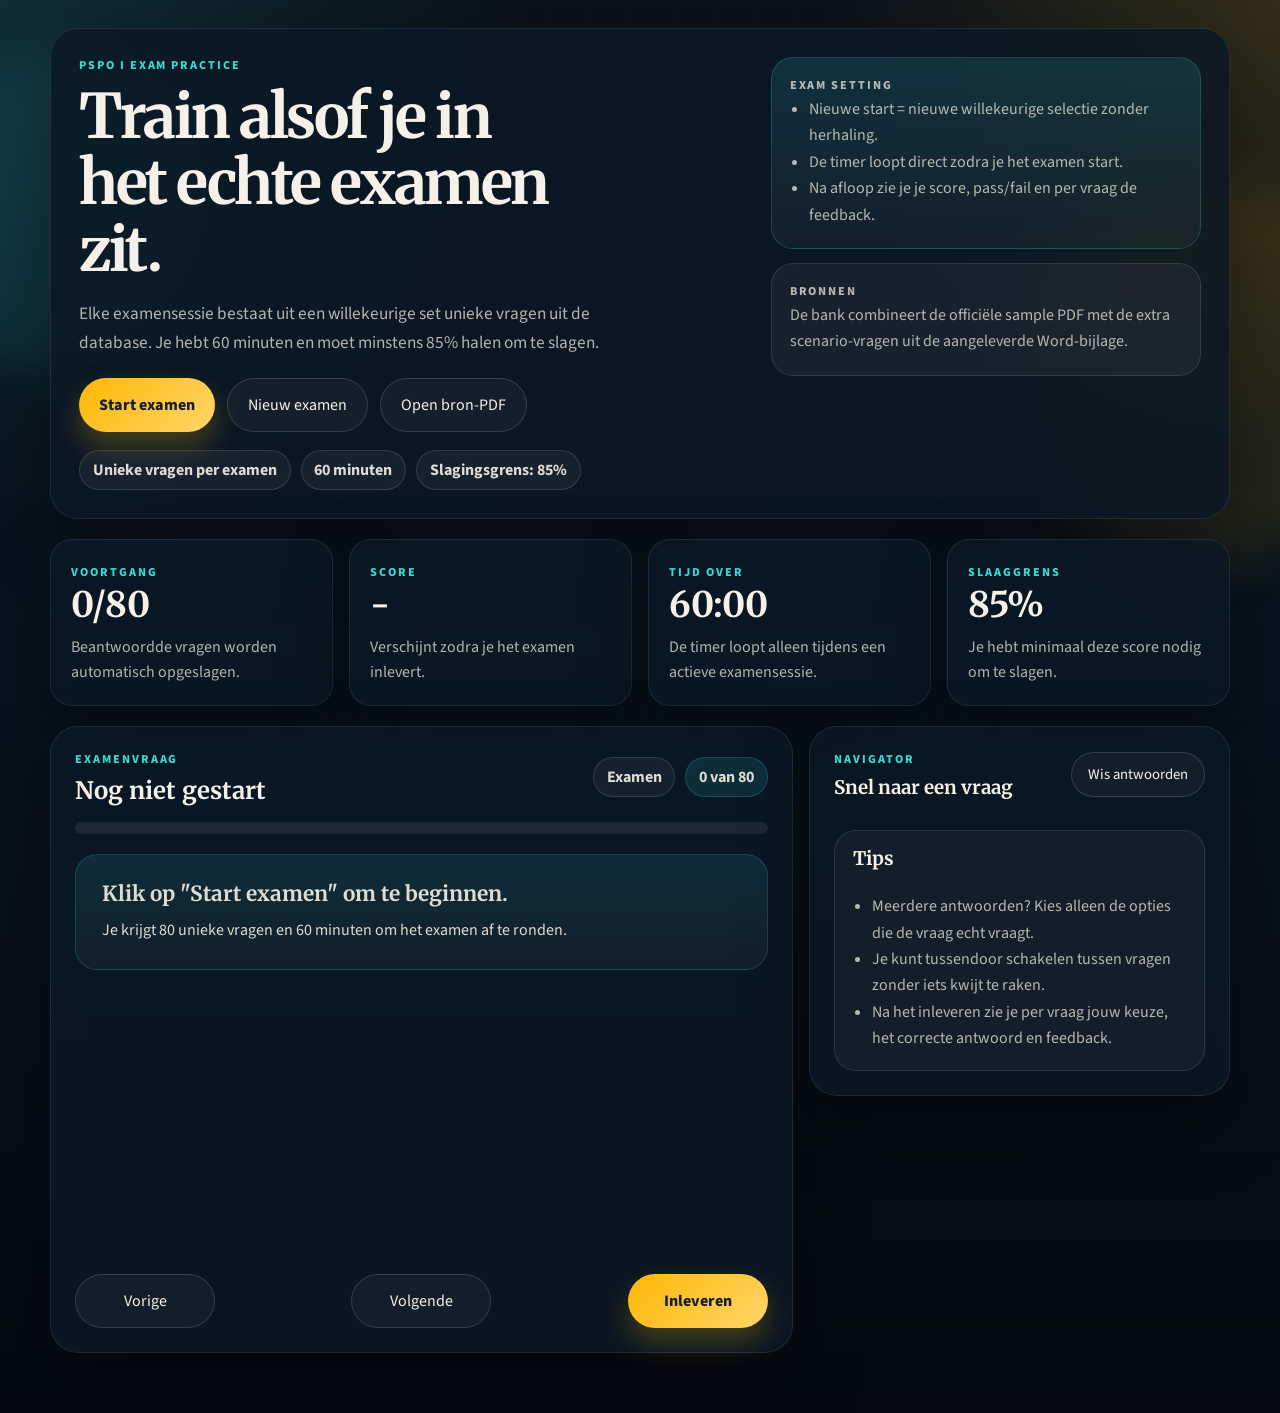
<file: index.html>
<!doctype html>
<html lang="nl">
<head>
  <meta charset="utf-8" />
  <meta name="viewport" content="width=device-width, initial-scale=1" />
  <meta http-equiv="refresh" content="0; url=./PSPO-I_SaotoSoep.html" />
  <title>PSPO 1 Oefenquiz</title>
</head>
<body>
  <p>Redirecting to the quiz...</p>
</body>
</html>
</file>
<file: css/styles.css>
@import url('https://fonts.googleapis.com/css2?family=Merriweather:wght@700;900&family=Source+Sans+3:wght@400;500;600;700;800&display=swap');

:root {
  --bg: #08111d;
  --bg-soft: #0f1d2d;
  --card: rgba(11, 24, 38, 0.84);
  --card-border: rgba(255, 255, 255, 0.09);
  --text: #f5f1e8;
  --muted: rgba(245, 241, 232, 0.72);
  --muted-strong: rgba(245, 241, 232, 0.9);
  --accent: #ffb703;
  --accent-2: #3dd6d0;
  --accent-3: #ff6b6b;
  --good: #6ee7b7;
  --bad: #fb7185;
  --shadow: 0 28px 70px rgba(0, 0, 0, 0.35);
  --radius-xl: 28px;
  --radius-lg: 22px;
  --radius-md: 16px;
  --radius-sm: 12px;
}

* {
  box-sizing: border-box;
}

html {
  scroll-behavior: smooth;
}

body {
  margin: 0;
  font-family: 'Source Sans 3', 'Helvetica Neue', sans-serif;
  color: var(--text);
  background:
    radial-gradient(circle at top left, rgba(61, 214, 208, 0.14), transparent 28%),
    radial-gradient(circle at top right, rgba(255, 183, 3, 0.17), transparent 24%),
    linear-gradient(180deg, #09111b 0%, #07131f 45%, #050a12 100%);
  min-height: 100vh;
}

body::before {
  content: '';
  position: fixed;
  inset: 0;
  pointer-events: none;
  background-image:
    linear-gradient(rgba(255, 255, 255, 0.03) 1px, transparent 1px),
    linear-gradient(90deg, rgba(255, 255, 255, 0.03) 1px, transparent 1px);
  background-size: 42px 42px;
  mask-image: linear-gradient(180deg, rgba(0, 0, 0, 0.85), transparent 75%);
  opacity: 0.4;
}

button,
a {
  font: inherit;
}

button {
  border: 0;
  cursor: pointer;
}

a {
  color: inherit;
  text-decoration: none;
}

.hidden {
  display: none !important;
}

.page-glow {
  position: fixed;
  z-index: 0;
  border-radius: 999px;
  filter: blur(28px);
  opacity: 0.8;
  pointer-events: none;
}

.page-glow-a {
  top: 6vh;
  left: -8vw;
  width: 20rem;
  height: 20rem;
  background: rgba(61, 214, 208, 0.14);
}

.page-glow-b {
  top: 20vh;
  right: -10vw;
  width: 24rem;
  height: 24rem;
  background: rgba(255, 183, 3, 0.14);
}

.app-shell {
  position: relative;
  z-index: 1;
  width: min(1180px, calc(100vw - 32px));
  margin: 0 auto;
  padding: 28px 0 40px;
}

.card {
  background: var(--card);
  border: 1px solid var(--card-border);
  box-shadow: var(--shadow);
  backdrop-filter: blur(18px);
}

.hero {
  display: grid;
  grid-template-columns: minmax(0, 1.4fr) minmax(280px, 0.9fr);
  gap: 22px;
  padding: 28px;
  border-radius: var(--radius-xl);
  margin-bottom: 20px;
}

.hero-copy h1,
.results-header h2,
.quiz-header h2,
.side-section h3 {
  font-family: 'Merriweather', Georgia, serif;
  line-height: 1.08;
  margin: 0;
}

.hero-copy h1 {
  font-size: clamp(2.2rem, 4.8vw, 4.4rem);
  letter-spacing: -0.04em;
  max-width: 12ch;
  margin-bottom: 16px;
}

.eyebrow,
.panel-label,
.stat-label {
  margin: 0 0 10px;
  text-transform: uppercase;
  letter-spacing: 0.16em;
  font-size: 0.76rem;
  font-weight: 800;
  color: var(--accent-2);
}

.lead {
  max-width: 62ch;
  font-size: 1.08rem;
  line-height: 1.7;
  color: var(--muted);
  margin: 0 0 20px;
}

.hero-actions,
.results-actions,
.quiz-actions {
  display: flex;
  flex-wrap: wrap;
  gap: 12px;
}

.primary-action,
.secondary-action,
.ghost-action,
.quiz-actions button {
  border-radius: 999px;
  padding: 0.95rem 1.25rem;
  transition:
    transform 0.18s ease,
    background-color 0.18s ease,
    border-color 0.18s ease,
    color 0.18s ease;
}

.primary-action {
  background: linear-gradient(135deg, var(--accent) 0%, #ffd66a 100%);
  color: #18202b;
  font-weight: 800;
  box-shadow: 0 14px 28px rgba(255, 183, 3, 0.25);
}

.secondary-action,
.ghost-action,
.quiz-actions button:not(.primary-action) {
  display: inline-flex;
  align-items: center;
  justify-content: center;
  background: rgba(255, 255, 255, 0.04);
  color: var(--text);
  border: 1px solid rgba(255, 255, 255, 0.14);
}

.ghost-action.small {
  padding: 0.7rem 1rem;
  font-size: 0.92rem;
}

.primary-action:hover,
.secondary-action:hover,
.ghost-action:hover,
.quiz-actions button:hover,
.navigator button:hover {
  transform: translateY(-1px);
}

.hero-notes {
  display: flex;
  flex-wrap: wrap;
  gap: 10px;
  margin-top: 18px;
}

.hero-notes span,
.pill,
.score-badge,
.navigator button {
  border-radius: 999px;
}

.hero-notes span,
.pill {
  background: rgba(255, 255, 255, 0.05);
  border: 1px solid rgba(255, 255, 255, 0.12);
  color: var(--muted-strong);
  padding: 0.5rem 0.8rem;
  font-weight: 700;
}

.hero-panel {
  display: grid;
  gap: 14px;
  align-content: start;
}

.panel-card {
  border-radius: var(--radius-lg);
  padding: 18px 18px 20px;
  background: rgba(255, 255, 255, 0.05);
  border: 1px solid rgba(255, 255, 255, 0.1);
}

.panel-card.accent {
  background: linear-gradient(180deg, rgba(61, 214, 208, 0.14), rgba(255, 255, 255, 0.04));
  border-color: rgba(61, 214, 208, 0.2);
}

.panel-card ul,
.info-box ul {
  margin: 0;
  padding-left: 1.2rem;
  color: var(--muted);
  line-height: 1.65;
}

.panel-card p {
  margin: 0;
  color: var(--muted);
  line-height: 1.65;
}

.stats-grid {
  display: grid;
  grid-template-columns: repeat(4, minmax(0, 1fr));
  gap: 16px;
  margin-bottom: 20px;
}

.stat-card {
  border-radius: var(--radius-lg);
  padding: 20px;
}

.stat-card strong {
  display: block;
  font-family: 'Merriweather', Georgia, serif;
  font-size: clamp(1.5rem, 3vw, 2.2rem);
  margin-bottom: 8px;
}

.stat-card p {
  margin: 0;
  color: var(--muted);
  line-height: 1.55;
}

.quiz-layout {
  display: grid;
  grid-template-columns: minmax(0, 1.5fr) minmax(280px, 0.85fr);
  gap: 16px;
  align-items: start;
  margin-bottom: 20px;
}

.quiz-card,
.side-card,
.results-card {
  border-radius: var(--radius-xl);
  padding: 24px;
}

.quiz-header,
.results-header,
.side-header {
  display: flex;
  justify-content: space-between;
  gap: 14px;
  align-items: center;
}

.quiz-meta {
  display: flex;
  flex-wrap: wrap;
  gap: 10px;
  justify-content: flex-end;
}

.pill-soft {
  background: rgba(61, 214, 208, 0.12);
  border-color: rgba(61, 214, 208, 0.2);
}

.progress-track {
  position: relative;
  width: 100%;
  height: 12px;
  background: rgba(255, 255, 255, 0.08);
  border-radius: 999px;
  margin: 18px 0 20px;
  overflow: hidden;
}

.progress-fill {
  width: 0;
  height: 100%;
  border-radius: inherit;
  background: linear-gradient(90deg, var(--accent-2), var(--accent), #ffd66a);
  transition: width 0.25s ease;
}

.question-host {
  min-height: 400px;
}

.question-card {
  padding: 4px 0 0;
}

.question-card h3 {
  font-family: 'Merriweather', Georgia, serif;
  font-size: clamp(1.2rem, 1.7vw, 1.7rem);
  line-height: 1.26;
  margin: 0 0 10px;
}

.question-help {
  margin: 0 0 18px;
  color: var(--muted);
}

.options {
  display: grid;
  gap: 12px;
}

.option {
  display: grid;
  grid-template-columns: 18px 44px minmax(0, 1fr);
  gap: 12px;
  align-items: start;
  padding: 14px 15px;
  border-radius: var(--radius-md);
  background: rgba(255, 255, 255, 0.04);
  border: 1px solid rgba(255, 255, 255, 0.1);
  transition:
    transform 0.18s ease,
    border-color 0.18s ease,
    background-color 0.18s ease;
}

.option:hover {
  transform: translateY(-1px);
  border-color: rgba(255, 255, 255, 0.18);
  background: rgba(255, 255, 255, 0.06);
}

.option input {
  margin-top: 4px;
  accent-color: var(--accent);
}

.option-id {
  width: 44px;
  text-align: center;
  font-weight: 800;
  color: #17202c;
  background: linear-gradient(135deg, #ffd66a, var(--accent));
  border-radius: 999px;
  padding: 0.28rem 0.55rem;
}

.option-text {
  color: var(--muted-strong);
  line-height: 1.55;
}

.option.selected {
  border-color: rgba(61, 214, 208, 0.32);
  background: linear-gradient(180deg, rgba(61, 214, 208, 0.12), rgba(255, 255, 255, 0.04));
}

.quiz-actions {
  justify-content: space-between;
  margin-top: 20px;
}

.quiz-actions button {
  min-width: 140px;
}

.side-card {
  display: grid;
  gap: 18px;
}

.side-section {
  display: grid;
  gap: 14px;
}

.navigator {
  display: grid;
  grid-template-columns: repeat(auto-fit, minmax(46px, 1fr));
  gap: 8px;
}

.navigator button {
  min-height: 46px;
  padding: 0.35rem;
  background: rgba(255, 255, 255, 0.05);
  border: 1px solid rgba(255, 255, 255, 0.1);
  color: var(--muted-strong);
  font-weight: 800;
}

.navigator button.current {
  border-color: rgba(255, 214, 106, 0.65);
  background: rgba(255, 214, 106, 0.14);
  color: var(--text);
}

.navigator button.answered {
  border-color: rgba(61, 214, 208, 0.3);
}

.navigator button.correct {
  border-color: rgba(110, 231, 183, 0.45);
  background: rgba(110, 231, 183, 0.12);
}

.navigator button.wrong {
  border-color: rgba(251, 113, 133, 0.45);
  background: rgba(251, 113, 133, 0.12);
}

.info-box {
  padding: 18px;
  border-radius: var(--radius-lg);
  background: rgba(255, 255, 255, 0.04);
  border: 1px solid rgba(255, 255, 255, 0.1);
}

.info-box h3 {
  margin: 0 0 10px;
  font-family: 'Merriweather', Georgia, serif;
}

.results-card {
  display: grid;
  gap: 18px;
  margin-bottom: 20px;
}

.results-header h2 {
  font-size: clamp(1.8rem, 3vw, 2.5rem);
}

.score-badge {
  padding: 0.8rem 1rem;
  background: linear-gradient(135deg, rgba(61, 214, 208, 0.16), rgba(255, 183, 3, 0.18));
  border: 1px solid rgba(255, 255, 255, 0.14);
  font-weight: 800;
  color: var(--text);
}

.results-summary {
  display: grid;
  gap: 12px;
  color: var(--muted-strong);
}

.results-metrics {
  display: grid;
  grid-template-columns: repeat(3, minmax(0, 1fr));
  gap: 12px;
}

.metric {
  padding: 16px;
  border-radius: var(--radius-md);
  background: rgba(255, 255, 255, 0.04);
  border: 1px solid rgba(255, 255, 255, 0.08);
}

.metric strong {
  display: block;
  font-size: 1.35rem;
  margin-bottom: 6px;
}

.review-list {
  display: grid;
  gap: 14px;
}

.review-item {
  border-radius: var(--radius-lg);
  padding: 18px;
  background: rgba(255, 255, 255, 0.04);
  border: 1px solid rgba(255, 255, 255, 0.08);
}

.review-item.correct {
  border-color: rgba(110, 231, 183, 0.22);
  background: rgba(110, 231, 183, 0.08);
}

.review-item.wrong {
  border-color: rgba(251, 113, 133, 0.22);
  background: rgba(251, 113, 133, 0.08);
}

.review-top {
  display: flex;
  justify-content: space-between;
  align-items: center;
  gap: 12px;
  margin-bottom: 12px;
}

.review-title {
  margin: 0;
  font-weight: 800;
}

.review-question {
  margin: 0 0 12px;
  color: var(--muted-strong);
  line-height: 1.55;
}

.review-grid {
  display: grid;
  gap: 10px;
}

.answer-line {
  padding: 12px 14px;
  border-radius: var(--radius-sm);
  background: rgba(0, 0, 0, 0.16);
  border: 1px solid rgba(255, 255, 255, 0.08);
  color: var(--muted-strong);
  line-height: 1.55;
}

.feedback-box {
  padding: 14px;
  border-radius: var(--radius-sm);
  background: rgba(255, 59, 59, 0.08);
  border: 2px solid rgba(255, 59, 59, 0.95);
  color: var(--muted-strong);
  line-height: 1.6;
}

.feedback-box strong {
  display: block;
  margin-bottom: 10px;
  color: var(--text);
}

.feedback-box p {
  margin: 0;
}

.start-placeholder {
  display: grid;
  gap: 10px;
  padding: 26px;
  border-radius: var(--radius-lg);
  background: linear-gradient(180deg, rgba(61, 214, 208, 0.12), rgba(255, 255, 255, 0.04));
  border: 1px solid rgba(61, 214, 208, 0.2);
  color: var(--muted-strong);
}

.start-placeholder h3 {
  margin: 0;
  font-family: 'Merriweather', Georgia, serif;
  font-size: 1.3rem;
}

.start-placeholder p {
  margin: 0;
  line-height: 1.65;
}

.start-note {
  padding: 0.85rem 1rem;
  border-radius: var(--radius-sm);
  background: rgba(255, 184, 77, 0.12);
  border: 1px solid rgba(255, 184, 77, 0.28);
  color: var(--text);
}

.review-item .badge {
  display: inline-flex;
  align-items: center;
  gap: 6px;
  padding: 0.45rem 0.75rem;
  border-radius: 999px;
  font-weight: 800;
  font-size: 0.92rem;
}

.badge.good {
  background: rgba(110, 231, 183, 0.16);
  color: var(--good);
}

.badge.bad {
  background: rgba(251, 113, 133, 0.16);
  color: var(--bad);
}

.badge.neutral {
  background: rgba(255, 255, 255, 0.08);
  color: var(--muted-strong);
}

.results-actions {
  margin-top: 4px;
}

@media (max-width: 1024px) {
  .hero,
  .quiz-layout {
    grid-template-columns: 1fr;
  }

  .stats-grid {
    grid-template-columns: 1fr;
  }

  .quiz-actions {
    justify-content: flex-start;
  }
}

@media (max-width: 720px) {
  .app-shell {
    width: min(100vw - 20px, 1180px);
    padding-top: 14px;
  }

  .hero,
  .quiz-card,
  .side-card,
  .results-card {
    padding: 18px;
    border-radius: 20px;
  }

  .hero-copy h1 {
    max-width: none;
  }

  .quiz-header,
  .results-header,
  .side-header,
  .review-top {
    flex-direction: column;
    align-items: flex-start;
  }

  .quiz-meta,
  .results-actions {
    width: 100%;
  }

  .quiz-actions button,
  .results-actions a,
  .results-actions button,
  .hero-actions button,
  .hero-actions a {
    width: 100%;
    justify-content: center;
  }

  .option {
    grid-template-columns: 18px 36px minmax(0, 1fr);
  }

  .results-metrics {
    grid-template-columns: 1fr;
  }
}
</file>
